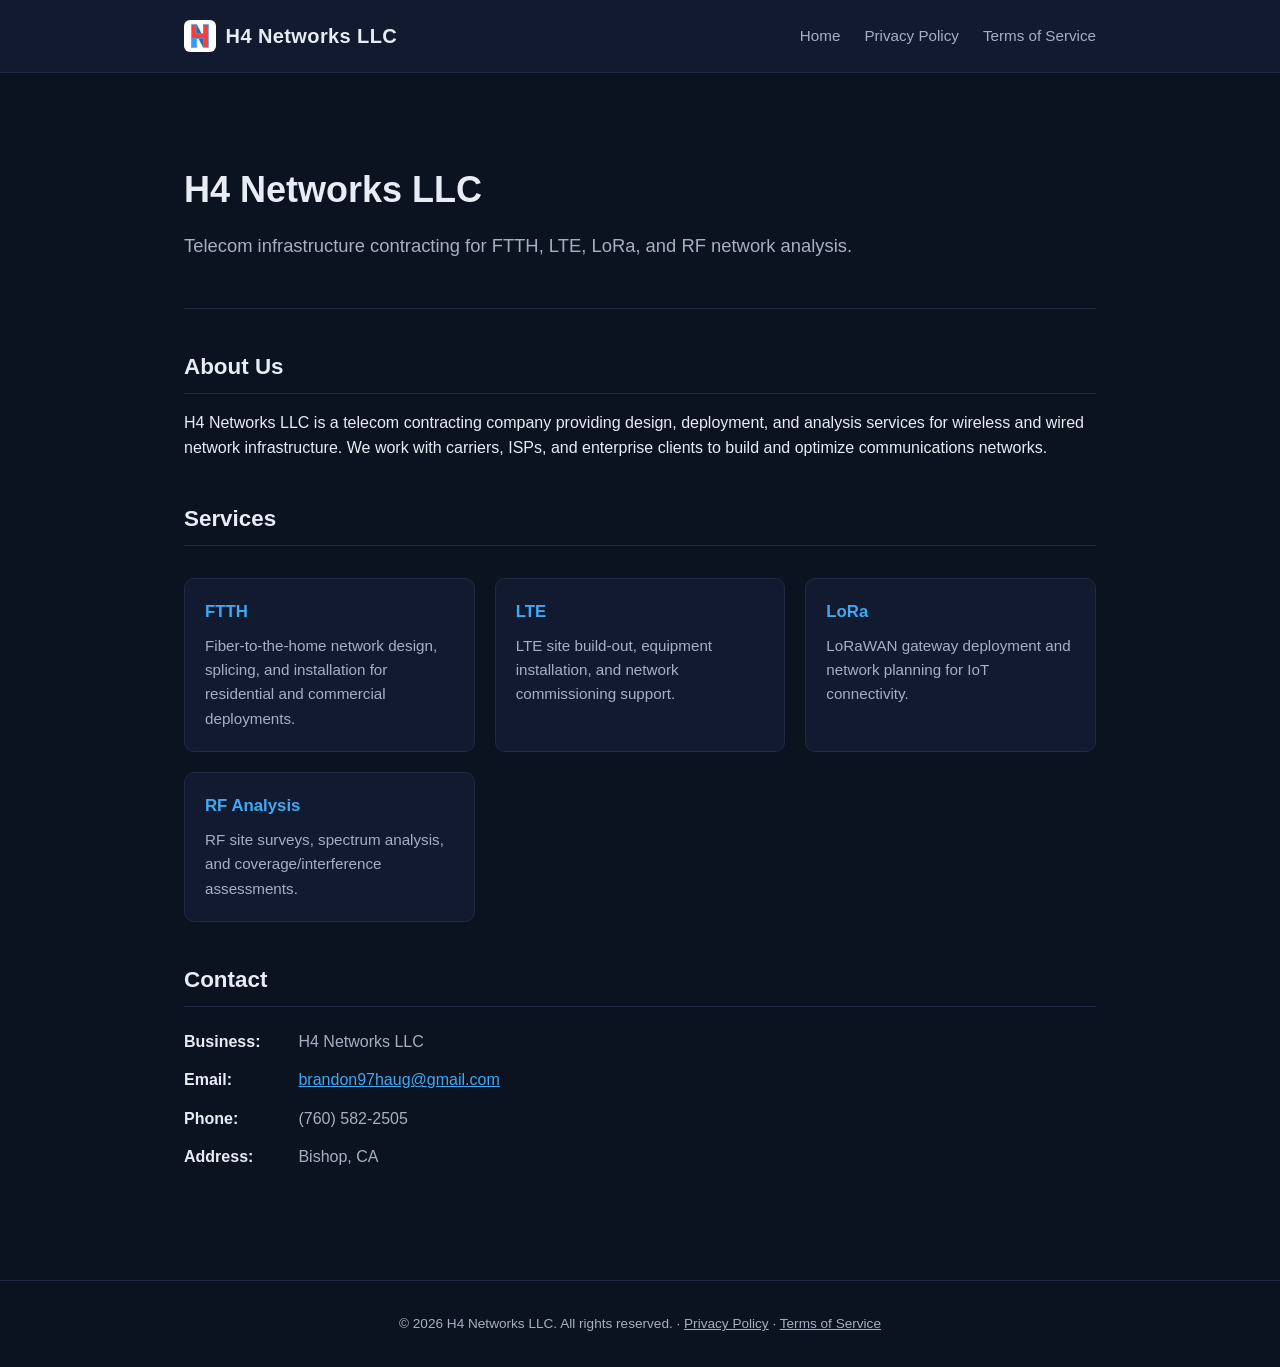
<file: index.html>
<!DOCTYPE html>
<html lang="en">
<head>
<meta charset="UTF-8">
<meta name="viewport" content="width=device-width, initial-scale=1.0">
<title>H4 Networks LLC | Telecom &amp; RF Contracting</title>
<meta name="description" content="H4 Networks LLC is a telecom contractor specializing in FTTH, LTE, LoRa, and RF analysis services.">
<link rel="icon" type="image/svg+xml" href="assets/favicon/favicon.svg">
<link rel="icon" type="image/png" sizes="96x96" href="assets/favicon/favicon-96x96.png">
<link rel="shortcut icon" href="assets/favicon/favicon.ico">
<link rel="apple-touch-icon" sizes="180x180" href="assets/favicon/apple-touch-icon.png">
<link rel="manifest" href="assets/favicon/site.webmanifest">
<link rel="stylesheet" href="assets/style.css">
</head>
<body>
<header>
  <div class="nav">
    <a class="brand" href="index.html">
      <img src="assets/H4logo.jpg" alt="H4 Networks LLC logo" class="brand-logo">
      H4 Networks LLC
    </a>
    <nav class="nav-links">
      <a href="index.html">Home</a>
      <a href="privacy.html">Privacy Policy</a>
      <a href="terms.html">Terms of Service</a>
    </nav>
  </div>
</header>

<main>
  <div class="hero">
    <h1>H4 Networks LLC</h1>
    <p class="tagline">Telecom infrastructure contracting for FTTH, LTE, LoRa, and RF network analysis.</p>
  </div>

  <section>
    <h2>About Us</h2>
    <p>
      H4 Networks LLC is a telecom contracting company providing design, deployment, and
      analysis services for wireless and wired network infrastructure. We work with carriers,
      ISPs, and enterprise clients to build and optimize communications networks.
    </p>
  </section>

  <section>
    <h2>Services</h2>
    <div class="services-grid">
      <div class="service-card">
        <h3>FTTH</h3>
        <p>Fiber-to-the-home network design, splicing, and installation for residential and commercial deployments.</p>
      </div>
      <div class="service-card">
        <h3>LTE</h3>
        <p>LTE site build-out, equipment installation, and network commissioning support.</p>
      </div>
      <div class="service-card">
        <h3>LoRa</h3>
        <p>LoRaWAN gateway deployment and network planning for IoT connectivity.</p>
      </div>
      <div class="service-card">
        <h3>RF Analysis</h3>
        <p>RF site surveys, spectrum analysis, and coverage/interference assessments.</p>
      </div>
    </div>
  </section>

  <section>
    <h2>Contact</h2>
    <ul class="contact-list">
      <li><strong>Business:</strong> H4 Networks LLC</li>
      <li><strong>Email:</strong> <a href="mailto:brandon97haug@gmail.com">brandon97haug@gmail.com</a></li>
      <li><strong>Phone:</strong> (760) 582-2505</li>
      <li><strong>Address:</strong> Bishop, CA</li>
    </ul>
  </section>
</main>

<footer>
  &copy; 2026 H4 Networks LLC. All rights reserved. &middot;
  <a href="privacy.html">Privacy Policy</a> &middot;
  <a href="terms.html">Terms of Service</a>
</footer>
</body>
</html>
</file>
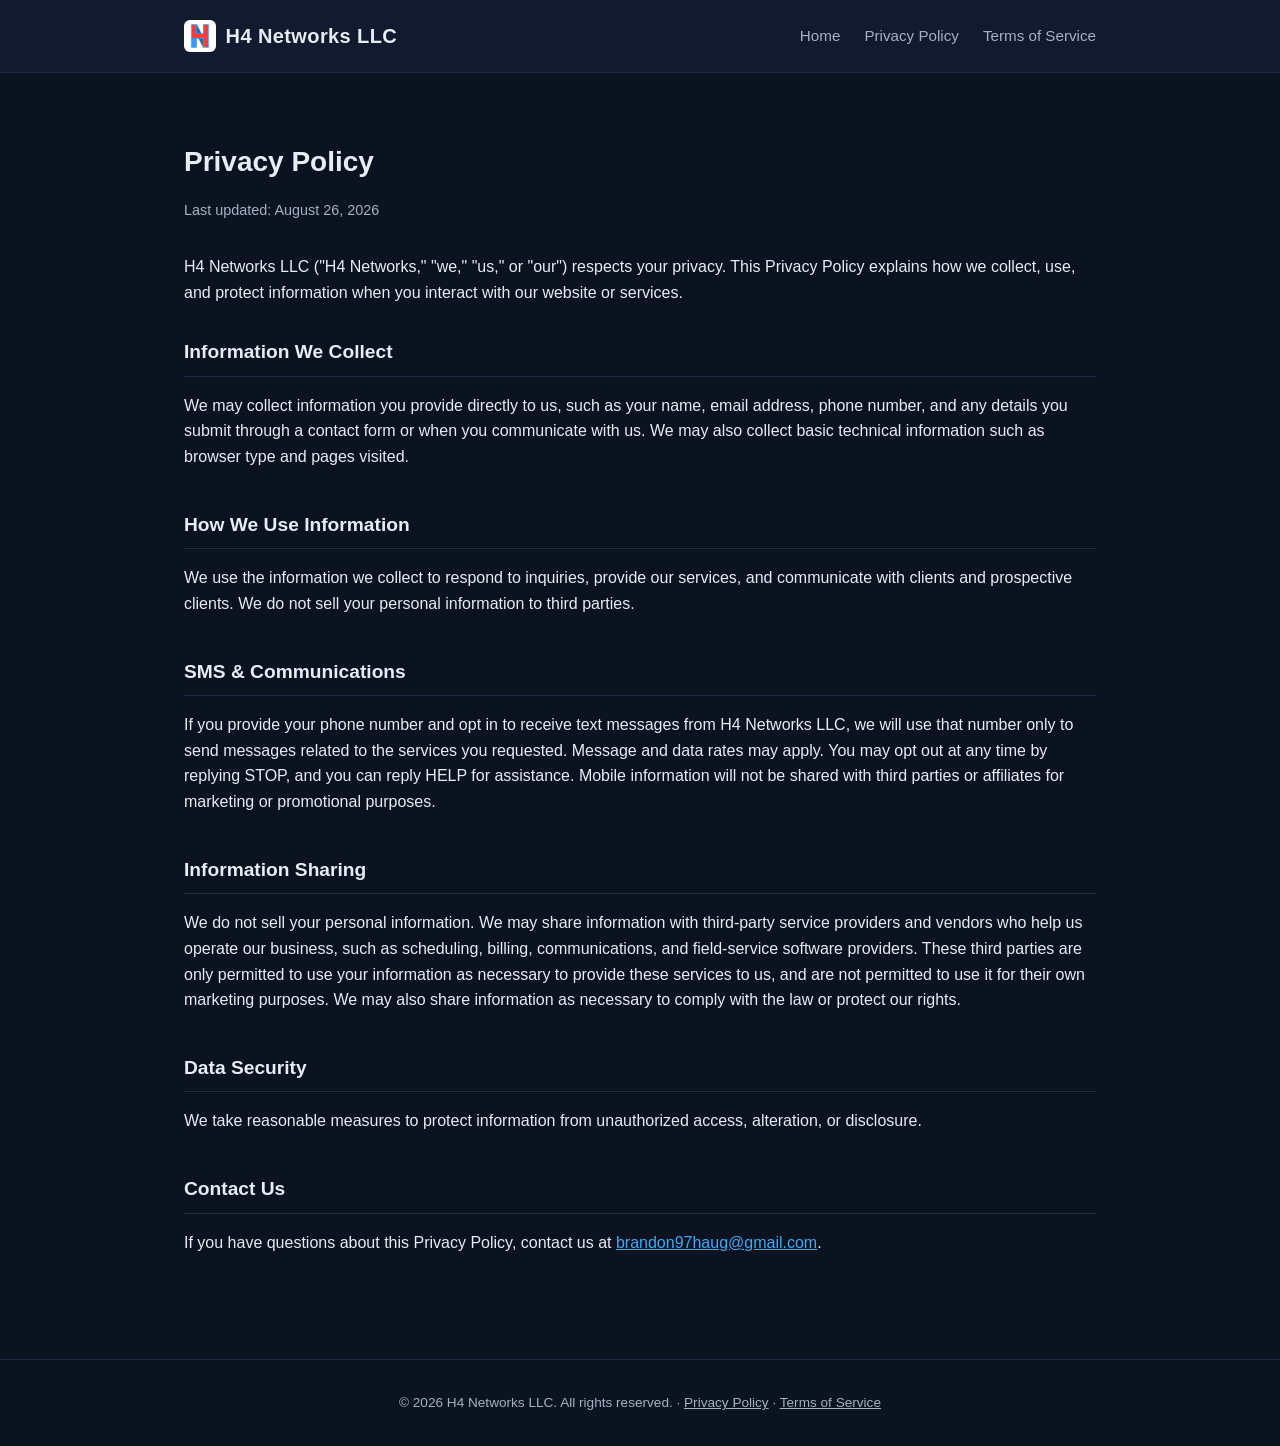
<file: privacy.html>
<!DOCTYPE html>
<html lang="en">
<head>
<meta charset="UTF-8">
<meta name="viewport" content="width=device-width, initial-scale=1.0">
<title>Privacy Policy | H4 Networks LLC</title>
<link rel="icon" type="image/svg+xml" href="assets/favicon/favicon.svg">
<link rel="icon" type="image/png" sizes="96x96" href="assets/favicon/favicon-96x96.png">
<link rel="shortcut icon" href="assets/favicon/favicon.ico">
<link rel="apple-touch-icon" sizes="180x180" href="assets/favicon/apple-touch-icon.png">
<link rel="manifest" href="assets/favicon/site.webmanifest">
<link rel="stylesheet" href="assets/style.css">
</head>
<body class="legal">
<header>
  <div class="nav">
    <a class="brand" href="index.html">
      <img src="assets/H4logo.jpg" alt="H4 Networks LLC logo" class="brand-logo">
      H4 Networks LLC
    </a>
    <nav class="nav-links">
      <a href="index.html">Home</a>
      <a href="privacy.html">Privacy Policy</a>
      <a href="terms.html">Terms of Service</a>
    </nav>
  </div>
</header>

<main>
  <h1>Privacy Policy</h1>
  <p class="updated">Last updated: August 26, 2026</p>

  <p>
    H4 Networks LLC ("H4 Networks," "we," "us," or "our") respects your privacy. This Privacy
    Policy explains how we collect, use, and protect information when you interact with our
    website or services.
  </p>

  <section>
    <h2>Information We Collect</h2>
    <p>
      We may collect information you provide directly to us, such as your name, email address,
      phone number, and any details you submit through a contact form or when you communicate
      with us. We may also collect basic technical information such as browser type and pages
      visited.
    </p>
  </section>

  <section>
    <h2>How We Use Information</h2>
    <p>
      We use the information we collect to respond to inquiries, provide our services, and
      communicate with clients and prospective clients. We do not sell your personal
      information to third parties.
    </p>
  </section>

  <section>
    <h2>SMS &amp; Communications</h2>
    <p>
      If you provide your phone number and opt in to receive text messages from H4 Networks LLC,
      we will use that number only to send messages related to the services you requested.
      Message and data rates may apply. You may opt out at any time by replying STOP, and you
      can reply HELP for assistance. Mobile information will not be shared with third parties or
      affiliates for marketing or promotional purposes.
    </p>
  </section>

  <section>
    <h2>Information Sharing</h2>
    <p>
      We do not sell your personal information. We may share information with third-party
      service providers and vendors who help us operate our business, such as scheduling,
      billing, communications, and field-service software providers. These third parties are
      only permitted to use your information as necessary to provide these services to us, and
      are not permitted to use it for their own marketing purposes. We may also share
      information as necessary to comply with the law or protect our rights.
    </p>
  </section>

  <section>
    <h2>Data Security</h2>
    <p>
      We take reasonable measures to protect information from unauthorized access, alteration,
      or disclosure.
    </p>
  </section>

  <section>
    <h2>Contact Us</h2>
    <p>
      If you have questions about this Privacy Policy, contact us at
      <a href="mailto:brandon97haug@gmail.com">brandon97haug@gmail.com</a>.
    </p>
  </section>
</main>

<footer>
  &copy; 2026 H4 Networks LLC. All rights reserved. &middot;
  <a href="privacy.html">Privacy Policy</a> &middot;
  <a href="terms.html">Terms of Service</a>
</footer>
</body>
</html>
</file>
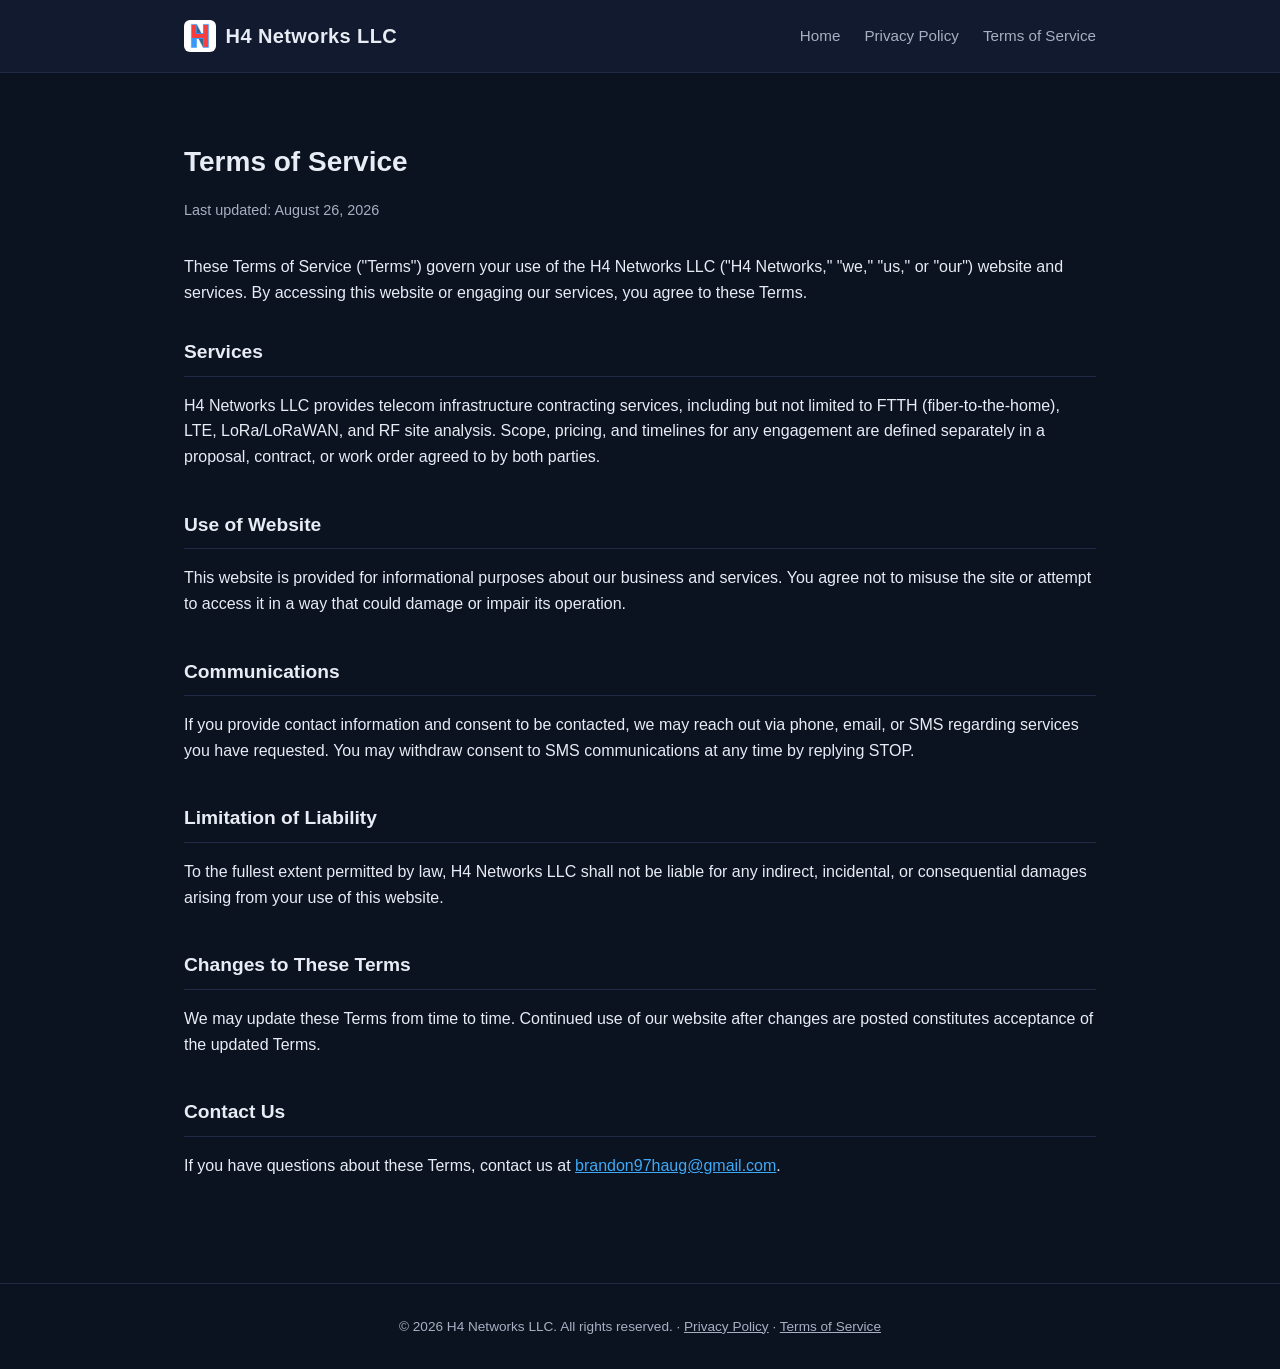
<file: terms.html>
<!DOCTYPE html>
<html lang="en">
<head>
<meta charset="UTF-8">
<meta name="viewport" content="width=device-width, initial-scale=1.0">
<title>Terms of Service | H4 Networks LLC</title>
<link rel="icon" type="image/svg+xml" href="assets/favicon/favicon.svg">
<link rel="icon" type="image/png" sizes="96x96" href="assets/favicon/favicon-96x96.png">
<link rel="shortcut icon" href="assets/favicon/favicon.ico">
<link rel="apple-touch-icon" sizes="180x180" href="assets/favicon/apple-touch-icon.png">
<link rel="manifest" href="assets/favicon/site.webmanifest">
<link rel="stylesheet" href="assets/style.css">
</head>
<body class="legal">
<header>
  <div class="nav">
    <a class="brand" href="index.html">
      <img src="assets/H4logo.jpg" alt="H4 Networks LLC logo" class="brand-logo">
      H4 Networks LLC
    </a>
    <nav class="nav-links">
      <a href="index.html">Home</a>
      <a href="privacy.html">Privacy Policy</a>
      <a href="terms.html">Terms of Service</a>
    </nav>
  </div>
</header>

<main>
  <h1>Terms of Service</h1>
  <p class="updated">Last updated: August 26, 2026</p>

  <p>
    These Terms of Service ("Terms") govern your use of the H4 Networks LLC ("H4 Networks,"
    "we," "us," or "our") website and services. By accessing this website or engaging our
    services, you agree to these Terms.
  </p>

  <section>
    <h2>Services</h2>
    <p>
      H4 Networks LLC provides telecom infrastructure contracting services, including but not
      limited to FTTH (fiber-to-the-home), LTE, LoRa/LoRaWAN, and RF site analysis. Scope,
      pricing, and timelines for any engagement are defined separately in a proposal, contract,
      or work order agreed to by both parties.
    </p>
  </section>

  <section>
    <h2>Use of Website</h2>
    <p>
      This website is provided for informational purposes about our business and services. You
      agree not to misuse the site or attempt to access it in a way that could damage or impair
      its operation.
    </p>
  </section>

  <section>
    <h2>Communications</h2>
    <p>
      If you provide contact information and consent to be contacted, we may reach out via
      phone, email, or SMS regarding services you have requested. You may withdraw consent to
      SMS communications at any time by replying STOP.
    </p>
  </section>

  <section>
    <h2>Limitation of Liability</h2>
    <p>
      To the fullest extent permitted by law, H4 Networks LLC shall not be liable for any
      indirect, incidental, or consequential damages arising from your use of this website.
    </p>
  </section>

  <section>
    <h2>Changes to These Terms</h2>
    <p>
      We may update these Terms from time to time. Continued use of our website after changes
      are posted constitutes acceptance of the updated Terms.
    </p>
  </section>

  <section>
    <h2>Contact Us</h2>
    <p>
      If you have questions about these Terms, contact us at
      <a href="mailto:brandon97haug@gmail.com">brandon97haug@gmail.com</a>.
    </p>
  </section>
</main>

<footer>
  &copy; 2026 H4 Networks LLC. All rights reserved. &middot;
  <a href="privacy.html">Privacy Policy</a> &middot;
  <a href="terms.html">Terms of Service</a>
</footer>
</body>
</html>
</file>
<file: assets/style.css>
:root {
  --bg: #0b1220;
  --bg-alt: #111a2e;
  --text: #e8ecf4;
  --text-dim: #a7b0c2;
  --accent: #3fa9f5;
  --border: #1f2a44;
  --max-width: 960px;
}

* { box-sizing: border-box; }

html, body {
  margin: 0;
  padding: 0;
  background: var(--bg);
  color: var(--text);
  font-family: -apple-system, BlinkMacSystemFont, "Segoe UI", Roboto, Helvetica, Arial, sans-serif;
  line-height: 1.6;
}

a { color: var(--accent); }

header {
  border-bottom: 1px solid var(--border);
  background: var(--bg-alt);
}

.nav {
  max-width: var(--max-width);
  margin: 0 auto;
  padding: 1.25rem 1.5rem;
  display: flex;
  align-items: center;
  justify-content: space-between;
  flex-wrap: wrap;
  gap: 1rem;
}

.brand {
  display: flex;
  align-items: center;
  gap: 0.6rem;
  font-size: 1.25rem;
  font-weight: 700;
  color: var(--text);
  text-decoration: none;
  letter-spacing: 0.02em;
}

.brand-logo {
  height: 32px;
  width: 32px;
  object-fit: contain;
  background: #fff;
  border-radius: 6px;
  padding: 3px;
}

.nav-links {
  display: flex;
  gap: 1.5rem;
  flex-wrap: wrap;
}

.nav-links a {
  color: var(--text-dim);
  text-decoration: none;
  font-size: 0.95rem;
}

.nav-links a:hover { color: var(--accent); }

main {
  max-width: var(--max-width);
  margin: 0 auto;
  padding: 3rem 1.5rem 4rem;
}

.hero {
  padding: 2.5rem 0 3rem;
  border-bottom: 1px solid var(--border);
  margin-bottom: 2.5rem;
}

.hero h1 {
  font-size: 2.25rem;
  margin: 0 0 0.75rem;
}

.hero p.tagline {
  color: var(--text-dim);
  font-size: 1.15rem;
  margin: 0;
}

.services-grid {
  display: grid;
  grid-template-columns: repeat(auto-fit, minmax(220px, 1fr));
  gap: 1.25rem;
  margin: 2rem 0;
}

.service-card {
  background: var(--bg-alt);
  border: 1px solid var(--border);
  border-radius: 10px;
  padding: 1.25rem;
}

.service-card h3 {
  margin: 0 0 0.5rem;
  font-size: 1.05rem;
  color: var(--accent);
}

.service-card p {
  margin: 0;
  color: var(--text-dim);
  font-size: 0.95rem;
}

section { margin-bottom: 2.5rem; }

section h2 {
  font-size: 1.4rem;
  border-bottom: 1px solid var(--border);
  padding-bottom: 0.5rem;
  margin-bottom: 1rem;
}

.contact-list {
  list-style: none;
  padding: 0;
  margin: 0;
}

.contact-list li {
  padding: 0.4rem 0;
  color: var(--text-dim);
}

.contact-list strong {
  color: var(--text);
  display: inline-block;
  width: 110px;
}

footer {
  border-top: 1px solid var(--border);
  color: var(--text-dim);
  font-size: 0.85rem;
  text-align: center;
  padding: 2rem 1.5rem;
}

footer a { color: var(--text-dim); }

.legal main h1 {
  font-size: 1.75rem;
  margin-bottom: 0.25rem;
}

.legal .updated {
  color: var(--text-dim);
  font-size: 0.9rem;
  margin-bottom: 2rem;
}

.legal h2 {
  font-size: 1.2rem;
  margin-top: 2rem;
}
</file>
